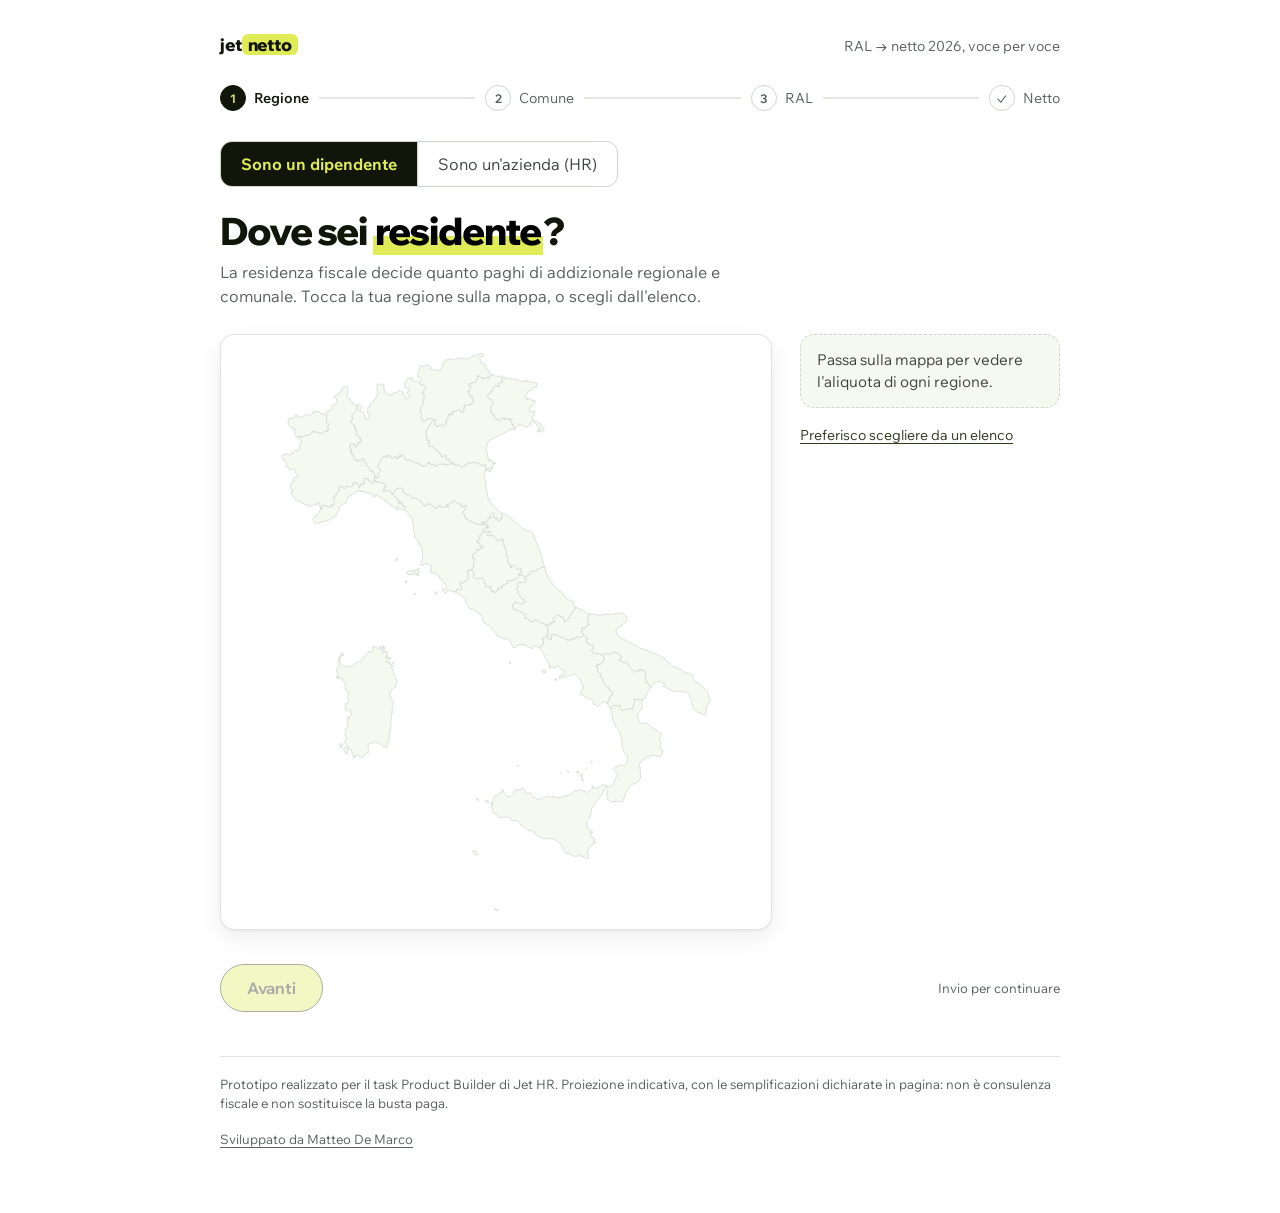
<file: index.html>
<!DOCTYPE html>
<html lang="it">
<head>
  <meta charset="UTF-8">
  <meta name="viewport" content="width=device-width, initial-scale=1.0">
  <title>Jet Netto | dalla RAL al netto 2026</title>
  <meta name="description" content="Calcolatore RAL → netto 2026 per dipendenti e aziende: IRPEF a scaglioni, contributi INPS, addizionali di 7.871 comuni (dati ufficiali AdE), taglio del cuneo, costo azienda e incentivi. Ogni voce spiegata con formula e fonte.">
  <link rel="canonical" href="https://jetnetto.zetakiwi.com/">
  <meta property="og:site_name" content="Jet Netto">
  <meta property="og:title" content="Jet Netto | dalla RAL al netto 2026">
  <meta property="og:description" content="Quanto ti resta della RAL? Netto mensile e annuo, tasse voce per voce con formule e fonti ufficiali, per dipendenti e aziende.">
  <meta property="og:type" content="website">
  <meta property="og:url" content="https://jetnetto.zetakiwi.com/">
  <meta property="og:image" content="https://jetnetto.zetakiwi.com/apple-touch-icon.png">
  <meta property="og:locale" content="it_IT">
  <meta name="twitter:card" content="summary">
  <link rel="icon" type="image/png" href="favicon.png?v=2">
  <link rel="apple-touch-icon" href="apple-touch-icon.png?v=2">
  <meta name="theme-color" content="#11150a">
  <link rel="preconnect" href="https://fonts.googleapis.com">
  <link rel="preconnect" href="https://fonts.gstatic.com" crossorigin>
  <link href="https://fonts.googleapis.com/css2?family=Wix+Madefor+Display:wght@400;700;800&family=Wix+Madefor+Text:wght@400;600&display=swap" rel="stylesheet">
  <link rel="stylesheet" href="styles.css?v=31">
</head>
<body>
<div class="wrap">

  <header class="masthead">
    <a class="logo" href="index.html">jet<em>netto</em></a>
    <div class="tag">RAL → netto 2026, voce per voce</div>
  </header>

  <nav class="progress" aria-label="Avanzamento">
    <div class="p-step"><span class="p-dot">1</span> Regione</div>
    <div class="p-line" aria-hidden="true"></div>
    <div class="p-step"><span class="p-dot">2</span> Comune</div>
    <div class="p-line" aria-hidden="true"></div>
    <div class="p-step"><span class="p-dot">3</span> RAL</div>
    <div class="p-line" aria-hidden="true"></div>
    <div class="p-step"><span class="p-dot">✓</span> Netto</div>
  </nav>

  <!-- STEP 1 · Regione -->
  <section class="step" data-step="1" aria-label="Passo 1: regione di residenza">
    <div class="view-switch">
      <div class="seg" role="group" aria-label="Chi sei">
        <button id="aud-dip" aria-pressed="true">Sono un dipendente</button>
        <button id="aud-hr" aria-pressed="false">Sono un'azienda (HR)</button>
      </div>
    </div>
    <h1 id="s1-title">Dove sei <mark>residente</mark>?</h1>
    <p class="lead" id="s1-lead">La residenza fiscale decide quanto paghi di addizionale regionale e comunale. Tocca la tua regione sulla mappa, o scegli dall'elenco.</p>
    <div class="geo">
      <div class="map-card" id="map-slot"></div>
      <div class="geo-side">
        <div class="geo-hint" id="geo-hint">Passa sulla mappa per vedere l'aliquota di ogni regione.</div>
        <button class="linklike geo-alt" id="region-alt-toggle" aria-expanded="false" aria-controls="region-alt">Preferisco scegliere da un elenco</button>
        <div class="region-alt" id="region-alt" hidden>
          <label for="region-select">Regione di residenza</label>
          <select id="region-select">
            <option value="" disabled selected>Seleziona la regione</option>
          </select>
        </div>
      </div>
    </div>
    <div class="stepnav">
      <button class="btn btn-primary" id="step1-next" disabled>Avanti</button>
      <span class="keyhint">Invio per continuare</span>
    </div>
  </section>

  <!-- STEP 2 · Comune -->
  <section class="step" data-step="2" aria-label="Passo 2: comune">
    <h1 id="s2-title">Il tuo <mark>comune</mark></h1>
    <p class="lead" id="s2-lead">Ogni comune delibera la propria addizionale. Cerca il tuo: l'elenco mostra solo i comuni della regione che hai scelto.</p>
    <div class="city-card">
      <div class="field city-search">
        <label for="city-input">Comune di residenza</label>
        <div class="ac-wrap">
          <input id="city-input" type="text" autocomplete="off" spellcheck="false" placeholder="Inizia a scrivere…" role="combobox" aria-expanded="false" aria-controls="ac-list" aria-describedby="city-search-hint">
          <ul class="ac-list" id="ac-list" role="listbox" hidden></ul>
        </div>
        <p class="field-hint" id="city-search-hint"></p>
      </div>
      <div class="city-row">
        <span class="city-label">Aliquota comunale</span>
        <span class="city-value" id="city-aliquota">—</span>
      </div>
      <div class="city-row">
        <span class="city-label"><span class="tip" tabindex="0" data-tip="Alcuni comuni non la fanno pagare ai redditi bassi. La soglia per legge è sull'imponibile (il lordo meno i contributi): qui te la traduciamo in RAL, il numero che conosci.">Chi non la paga</span></span>
        <span class="city-value" id="city-esenzione">—</span>
      </div>
      <p class="field-hint" id="city-source"></p>
    </div>
    <div class="stepnav">
      <button class="btn btn-ghost" id="step2-back">Indietro</button>
      <button class="btn btn-primary" id="step2-next">Avanti</button>
      <span class="keyhint">Invio per continuare</span>
    </div>
  </section>

  <!-- STEP 3 · RAL -->
  <section class="step" data-step="3" aria-label="Passo 3: retribuzione annua lorda">
    <h1 id="s3-title">La tua <mark>RAL</mark></h1>
    <p class="lead" id="s3-lead">La retribuzione annua lorda che trovi nel contratto o nella lettera di offerta: include già tredicesima e, se il tuo CCNL la prevede, quattordicesima.</p>
    <div class="ral-field">
      <label for="ral-input" class="m-label" style="display:block;margin-bottom:8px;font-weight:600;font-size:0.85rem;color:var(--ink-soft)">Retribuzione annua lorda</label>
      <div class="ral-input-wrap">
        <span class="euro" aria-hidden="true">€</span>
        <input id="ral-input" type="text" inputmode="numeric" autocomplete="off" placeholder="30.000" aria-describedby="ral-error">
      </div>
      <p class="ral-error" id="ral-error" role="alert"></p>
      <div class="chips" aria-label="Esempi rapidi">
        <button class="chip" data-ral="25000">25.000 €</button>
        <button class="chip" data-ral="30000">30.000 €</button>
        <button class="chip" data-ral="40000">40.000 €</button>
        <button class="chip" data-ral="60000">60.000 €</button>
      </div>
      <div class="mensilita">
        <p class="m-label" id="mensilita-label">Su quante mensilità?</p>
        <div class="seg" role="group" aria-labelledby="mensilita-label">
          <button data-m="12" aria-pressed="false">12</button>
          <button data-m="13" aria-pressed="true">13</button>
          <button data-m="14" aria-pressed="false">14</button>
        </div>
        <p class="field-hint">La maggior parte dei CCNL impiegatizi prevede 13 mensilità: la tredicesima arriva a dicembre. La quattordicesima, dove il CCNL la prevede, tra giugno e luglio.</p>
      </div>
      <div class="apprendistato" id="apprendistato-row">
        <button type="button" id="apprendistato-btn" class="check-pill" aria-pressed="false"><span class="cp-box" aria-hidden="true"></span><span id="apprendistato-label">Sono in apprendistato</span></button>
        <span class="tip" tabindex="0" data-tip="In apprendistato versi il 5,84% di contributi invece del 9,19%: a parità di RAL il netto sale. E l'aliquota ridotta resta per un intero anno dopo la fine del periodo formativo.">cosa cambia</span>
      </div>
      <div class="hr-contract" id="hr-contract" hidden>
        <p class="m-label" id="hr-contract-label" style="font-weight:600;font-size:0.85rem;margin:0 0 8px">Che contratto offri?</p>
        <div class="seg" role="group" aria-labelledby="hr-contract-label">
          <button data-c="ind" aria-pressed="true">Indeterminato</button>
          <button data-c="det" aria-pressed="false">Determinato</button>
        </div>
        <p class="field-hint" id="hr-contract-hint">Il determinato costa l'1,4% di contributi in più (finanzia la NASpI) e dimezza la durata degli incentivi.</p>
      </div>

    </div>
    <div class="stepnav">
      <button class="btn btn-ghost" id="step3-back">Indietro</button>
      <button class="btn btn-primary" id="calc-btn" disabled>Calcola il netto</button>
      <span class="keyhint">Invio per calcolare</span>
    </div>
  </section>

  <!-- STEP 4 · Risultato -->
  <section class="step" data-step="4" aria-label="Risultato">
    <h1 id="result-title">Ecco cosa ti <mark>resta</mark></h1>

    <div class="view-switch">
      <div class="seg" role="group" aria-label="Punto di vista">
        <button id="vs-dip" aria-pressed="true">Per il dipendente</button>
        <button id="vs-hr" aria-pressed="false">Per l'azienda (HR)</button>
      </div>
    </div>

    <div id="view-dip">
    <div class="result-hero">
      <div>
        <div class="rh-label">In busta ogni mese</div>
        <div class="rh-main" id="rh-mensile">—</div>
        <div class="rh-extra" id="rh-extra"></div>
      </div>
      <div class="rh-side">
        <div id="rh-annuo">—<span>netto annuo</span></div>
        <div class="rh-quota" id="rh-quota"></div>
      </div>
    </div>

    <div class="result-meta" id="meta-pills"></div>

    <div class="breakdown">
      <details class="bd-acc" id="bd-details">
        <summary class="bd-head">
          <h2>Le tasse e i contributi che paghi</h2>
          <span class="bd-total" id="bd-total">—</span>
          <span class="bd-chevron" aria-hidden="true"></span>
        </summary>
        <div id="breakdown-rows"></div>
      </details>
    </div>

    <div class="result-actions">
      <button class="btn btn-lime" id="report-btn">
        <svg width="15" height="15" viewBox="0 0 24 24" fill="none" stroke="currentColor" stroke-width="2.4" stroke-linecap="round" stroke-linejoin="round" aria-hidden="true"><path d="M21 15v4a2 2 0 0 1-2 2H5a2 2 0 0 1-2-2v-4"/><polyline points="7 10 12 15 17 10"/><line x1="12" y1="15" x2="12" y2="3"/></svg>
        Scarica il report (PDF)
      </button>
      <button class="btn btn-ghost" id="result-back">Prova un'altra RAL</button>
      <button class="linklike" id="result-restart">Ricomincia da capo</button>
    </div>

    <div class="breakdown calendar" id="calendar-card"></div>

    </div><!-- /view-dip -->

    <!-- Vista azienda (HR) -->
    <div id="view-hr" hidden>
      <div class="result-hero">
        <div>
          <div class="rh-label">Costo azienda annuo</div>
          <div class="rh-main" id="hr-totale">—</div>
          <div class="rh-extra" id="hr-mensile"></div>
        </div>
        <div class="rh-side">
          <div id="hr-netto">—<span>di cui in tasca al dipendente</span></div>
        </div>
      </div>

      <div class="breakdown">
        <div class="bd-head">
          <h2>Cosa paga l'azienda oltre la RAL</h2>
          <span class="bd-total" id="hr-extra-total">—</span>
        </div>
        <div id="hr-rows"></div>
      </div>

      <div class="result-actions">
        <button class="btn btn-lime" id="report-btn-hr">
          <svg width="15" height="15" viewBox="0 0 24 24" fill="none" stroke="currentColor" stroke-width="2.4" stroke-linecap="round" stroke-linejoin="round" aria-hidden="true"><path d="M21 15v4a2 2 0 0 1-2 2H5a2 2 0 0 1-2-2v-4"/><polyline points="7 10 12 15 17 10"/><line x1="12" y1="15" x2="12" y2="3"/></svg>
          Scarica il report azienda (PDF)
        </button>
      </div>

      <div class="breakdown sgravi">
        <h2>Chi assumi? Alcuni profili costano meno</h2>
        <div class="sgravi-body">
          <p class="field-hint" style="margin-top:0">Lo Stato riduce i contributi a chi assume da alcune categorie. Qui i soli incentivi strutturali (L. 92/2012), quelli sempre in vigore: tocca un profilo e vedi il risparmio. I bonus temporanei a fondi limitati (es. under 35) vanno verificati caso per caso.</p>
          <div class="sgravi-cards" role="group" aria-label="Profilo del candidato">
            <button class="sgravio-pick" data-sgravio="" aria-pressed="true"><b>Assunzione standard</b><span>nessun incentivo</span></button>
            <button class="sgravio-pick" data-sgravio="over50" aria-pressed="false"><b>Over 50</b><span>disoccupato da almeno 12 mesi</span></button>
            <button class="sgravio-pick" data-sgravio="donna" aria-pressed="false"><b>Donna "svantaggiata"</b><span>senza impiego da 24 mesi, o 6 in aree e settori svantaggiati</span></button>
            <button class="sgravio-pick" data-sgravio="naspi" aria-pressed="false"><b>Percettore NASpI</b><span>sta ricevendo l'indennità di disoccupazione</span></button>
          </div>
          <div class="city-edit" id="naspi-fields" style="margin-top:12px">
            <p class="field-hint" style="grid-column:1/-1;margin:0">Chi è in NASpI porta con sé un incentivo: lo Stato gira all'azienda il 20% dell'indennità di disoccupazione che la persona avrebbe ancora ricevuto. Servono due numeri della sua situazione: quanto prende al mese e per quanti mesi ancora.</p>
            <div class="field">
              <label for="naspi-indennita">Indennità NASpI mensile (€)</label>
              <input id="naspi-indennita" type="number" min="0" step="50" value="1000">
            </div>
            <div class="field">
              <label for="naspi-mesi">Mesi residui</label>
              <input id="naspi-mesi" type="number" min="1" max="24" step="1" value="12">
            </div>
          </div>
          <div id="sgravio-result"></div>
        </div>
      </div>
    </div><!-- /view-hr -->


    <div class="notes">
      <details class="notes-acc">
      <summary>Le logiche del calcolo, in sette passaggi</summary>
      <ul>
        <li><b>1. RAL</b> → si parte dal lordo annuo del contratto, con dentro già tutte le mensilità aggiuntive (tredicesima ed eventuale quattordicesima).</li>
        <li><b>2. Contributi INPS</b> → il 9,19% della RAL va alla previdenza (più 1% sulla parte oltre 56.224 €); in apprendistato la quota scende al 5,84%, anche per l'anno successivo alla conferma. Si calcolano sulla RAL, non sul netto.</li>
        <li><b>3. Imponibile fiscale</b> → l'IRPEF non si paga sulla RAL: si paga su RAL meno contributi. È il concetto più frainteso di tutta la busta paga.</li>
        <li><b>4. IRPEF a scaglioni</b> → il reddito si tassa "a fette": 23% fino a 28.000, 33% fino a 50.000, 43% oltre. Salire di scaglione non riduce mai il netto.</li>
        <li><b>5. Detrazioni</b> → si sottraggono dall'imposta, non dal reddito. La detrazione da lavoro dipendente decresce col reddito e sparisce a 50.000 €.</li>
        <li><b>6. Addizionali</b> → regione e comune tassano lo stesso imponibile del punto 3, ognuno con le proprie aliquote.</li>
        <li><b>7. Taglio del cuneo</b> → sotto i 20.000 € arriva una somma esente che si aggiunge al netto; tra 20.000 e 40.000 una detrazione extra fino a 1.000 €.</li>
      </ul>
      </details>
      <details class="notes-acc">
      <summary>Semplificazioni dichiarate (e perché restano tali)</summary>
      <p>Ogni scorciatoia del calcolo è elencata qui col motivo per cui non è sviluppata: alcune sono assunzioni del caso standard, altre non cambierebbero i numeri, altre ancora dipendono da dati che non esistono in forma aperta.</p>
      <ul>
        <li><b>Nessun carico familiare né agevolazione</b> → è l'assunzione dichiarata del caso standard: le detrazioni per familiari si innesterebbero nello stesso punto della catena delle altre detrazioni, ma richiederebbero domande in più (coniuge, figli, età) per una platea che l'Assegno Unico ha molto ridotto.</li>
        <li><b>Part time senza campo dedicato</b> → svilupparlo non cambierebbe nulla: il calcolo è lineare nella RAL, chi è part time inserisce la sua RAL effettiva e ottiene il risultato corretto.</li>
        <li><b>Addizionali per competenza</b> → in busta reale arrivano l'anno dopo con saldo e acconto: modellare il meccanismo raddoppierebbe la complessità senza cambiare il totale che paghi.</li>
        <li><b>Addizionali regionali: le 20 strutture vere</b> → ogni regione segue la sua pagina MEF 2026: scaglioni progressivi dove ci sono, fasce sull'intero imponibile (Friuli-VG, Valle d'Aosta con esenzione fino a 15.000), aliquote ridotte sotto soglia con detrazioni di fascia (Lazio −60 €, Umbria −150 €). In Trentino-Alto Adige la provincia si deduce dal comune scelto: Trento azzera l'addizionale fino a 30.000 € di imponibile con la sua deduzione, Bolzano applica una detrazione di 430,50 € fino a 90.000. Non modellate: le agevolazioni familiari regionali e l'ulteriore detrazione di Bolzano oltre 50.000 €.</li>
        <li><b>TFR fuori dal netto</b> → è retribuzione differita: non passa dalla busta, quindi mostrarlo nel netto sarebbe un errore. Lo mostriamo come maturazione annua.</li>
        <li><b>Trattamento integrativo semplificato</b> → la verifica di capienza completa considera anche altre detrazioni (familiari, mutuo) che il wizard non chiede: con il caso standard il risultato coincide.</li>
        <li><b>Vista azienda con stime</b> → l'INAIL esatto dipende dal codice tariffa della mansione e i fondi di categoria dal CCNL: dati non disponibili in forma aperta, usiamo i valori tipici da ufficio dichiarandoli.</li>
        <li><b>Solo RAL monetaria</b> → welfare, buoni pasto, fringe benefit e premi di risultato restano fuori dal calcolo: viaggiano sopra la RAL e, entro le soglie di legge, sono esenti (si sommano al percepito senza passare dalle tasse). Due offerte con la stessa RAL possono quindi valere diversamente: il confronto qui riguarda solo la parte monetaria.</li>
        <li><b>Incentivi solo strutturali</b> → i bonus temporanei (es. under 35) dipendono da decreti attuativi e fondi a esaurimento: una stima che può scadere da un giorno all'altro vale meno di nessuna stima.</li>
      </ul>
      </details>
      <details class="notes-acc" id="fonti-acc">
      <summary>Fonti: solo siti istituzionali</summary>
      <p>Ogni numero del calcolo rimanda alla sua fonte.</p>
      <ol class="fonti">
        <li id="fonte-1"><a href="https://www.normattiva.it/uri-res/N2Ls?urn:nir:stato:legge:2025;199" target="_blank" rel="noopener">Legge di Bilancio 2026 (L. 199/2025), Normattiva</a>: scaglioni e aliquote IRPEF.</li>
        <li id="fonte-2"><a href="https://www.agenziaentrate.gov.it/portale/web/guest/aliquote-e-calcolo-dell-irpef" target="_blank" rel="noopener">Agenzia delle Entrate, aliquote e calcolo IRPEF</a>: pagina ufficiale aggiornata.</li>
        <li id="fonte-3"><a href="https://www.inps.it/it/it/inps-comunica/atti/circolari-messaggi-e-normativa.html" target="_blank" rel="noopener">INPS, circolare n. 6 del 30/01/2026</a>: aliquote contributive e prima fascia di retribuzione pensionabile.</li>
        <li id="fonte-4"><a href="https://www.normattiva.it/uri-res/N2Ls?urn:nir:stato:decreto.del.presidente.della.repubblica:1986-12-22;917~art13" target="_blank" rel="noopener">Art. 13 TUIR (DPR 917/1986), Normattiva</a>: detrazioni per redditi da lavoro dipendente.</li>
        <li id="fonte-5"><a href="https://www.normattiva.it/uri-res/N2Ls?urn:nir:stato:legge:2024-12-30;207~art1" target="_blank" rel="noopener">L. 207/2024, art. 1 (commi 4-9), Normattiva</a>: somma esente, ulteriore detrazione e trattamento integrativo.</li>
        <li id="fonte-6"><a href="https://www.finanze.gov.it/it/fiscalita/fiscalita-regionale-e-locale/Addizionale-regionale-allIRPEF/" target="_blank" rel="noopener">MEF, Dipartimento delle Finanze, addizionale regionale IRPEF</a>: aliquote e delibere per ogni regione (per la Lombardia, scaglioni confermati anche su regione.lombardia.it).</li>
        <li id="fonte-7"><a href="https://www1.finanze.gov.it/finanze2/dipartimentopolitichefiscali/fiscalitalocale/nuova_addcomirpef/sceltaregione.htm" target="_blank" rel="noopener">MEF, Dipartimento delle Finanze, fiscalità locale</a>: aliquote e delibere di addizionale comunale per ogni comune.</li>
        <li id="fonte-8"><a href="https://www.comune.milano.it/argomenti/tributi/addizionale-comunale-irpef" target="_blank" rel="noopener">Comune di Milano, addizionale comunale IRPEF</a>: aliquota 0,80% e soglia di esenzione 23.000 €.</li>
        <li id="fonte-9"><a href="https://www.comune.roma.it/web/it/scheda-servizi.page?contentId=INF41403" target="_blank" rel="noopener">Roma Capitale, addizionale IRPEF</a>: aliquota 0,90%, esenzione 14.000 € dal 2025.</li>
        <li id="fonte-10"><a href="https://www.agenziaentrate.gov.it/portale/documents/d/guest/elenco-annuale-addizionale-comunale-modulistica-2026_def" target="_blank" rel="noopener">Agenzia delle Entrate, elenco annuale delle aliquote di addizionale comunale (modulistica 2026)</a>: aliquote, scaglioni e soglie di esenzione di ogni comune, riferite al saldo 2025 e all'acconto 2026. È la fonte dei dati comunali del calcolatore; i casi particolari agevolativi (colonna Tipizzazione) non sono modellati.</li>
        <li id="fonte-11"><a href="https://www.normattiva.it/uri-res/N2Ls?urn:nir:stato:legge:2012-06-28;92~art4" target="_blank" rel="noopener">L. 92/2012 (riforma Fornero), Normattiva</a>: incentivi strutturali all'assunzione: art. 4 commi 8-11 (over 50 e donne svantaggiate, 50% dei contributi datoriali), art. 2 comma 10-bis (percettori NASpI, 20% dell'indennità residua).</li>
        <li id="fonte-12"><a href="https://www.normattiva.it/uri-res/N2Ls?urn:nir:stato:legge:2006-12-27;296~art1" target="_blank" rel="noopener">L. 296/2006, art. 1 comma 773, Normattiva</a>: la contribuzione degli apprendisti: 5,84% a carico del lavoratore (che resta per un anno dopo la conferma) e aliquota datoriale del 10%, cui dal 2013 si aggiunge l'1,61% NASpI; gli apprendisti sono esclusi dal contributo addizionale del determinato (L. 92/2012, art. 2 c. 29).</li>
      </ol>
      </details>
    </div>

  </section>

  <!-- Report stampabile: visibile solo in stampa, riempito al calcolo -->
  <section id="report" class="report-sheet" aria-hidden="true"></section>

  <footer class="colophon">
    <span>Prototipo realizzato per il task Product Builder di Jet HR. Proiezione indicativa, con le semplificazioni dichiarate in pagina: non è consulenza fiscale e non sostituisce la busta paga.</span>
    <a class="credit" href="credits.html">Sviluppato da Matteo De Marco</a>
  </footer>

</div>
<script type="application/ld+json">
{
  "@context": "https://schema.org",
  "@type": "WebApplication",
  "name": "Jet Netto",
  "url": "https://jetnetto.zetakiwi.com/",
  "description": "Calcolatore RAL → netto 2026 per l'Italia: IRPEF, contributi INPS, addizionali regionali e comunali di 7.871 comuni da fonti ufficiali, costo azienda e incentivi all'assunzione.",
  "applicationCategory": "FinanceApplication",
  "operatingSystem": "Web",
  "inLanguage": "it",
  "isAccessibleForFree": true,
  "author": { "@type": "Person", "name": "Matteo De Marco", "url": "https://www.linkedin.com/in/matteodemarcoo/" }
}
</script>
<script src="italy-map.js?v=2"></script>
<script src="comuni.js?v=2"></script>
<script src="engine.js?v=3"></script>
<script src="app.js?v=27"></script>
</body>
</html>
</file>
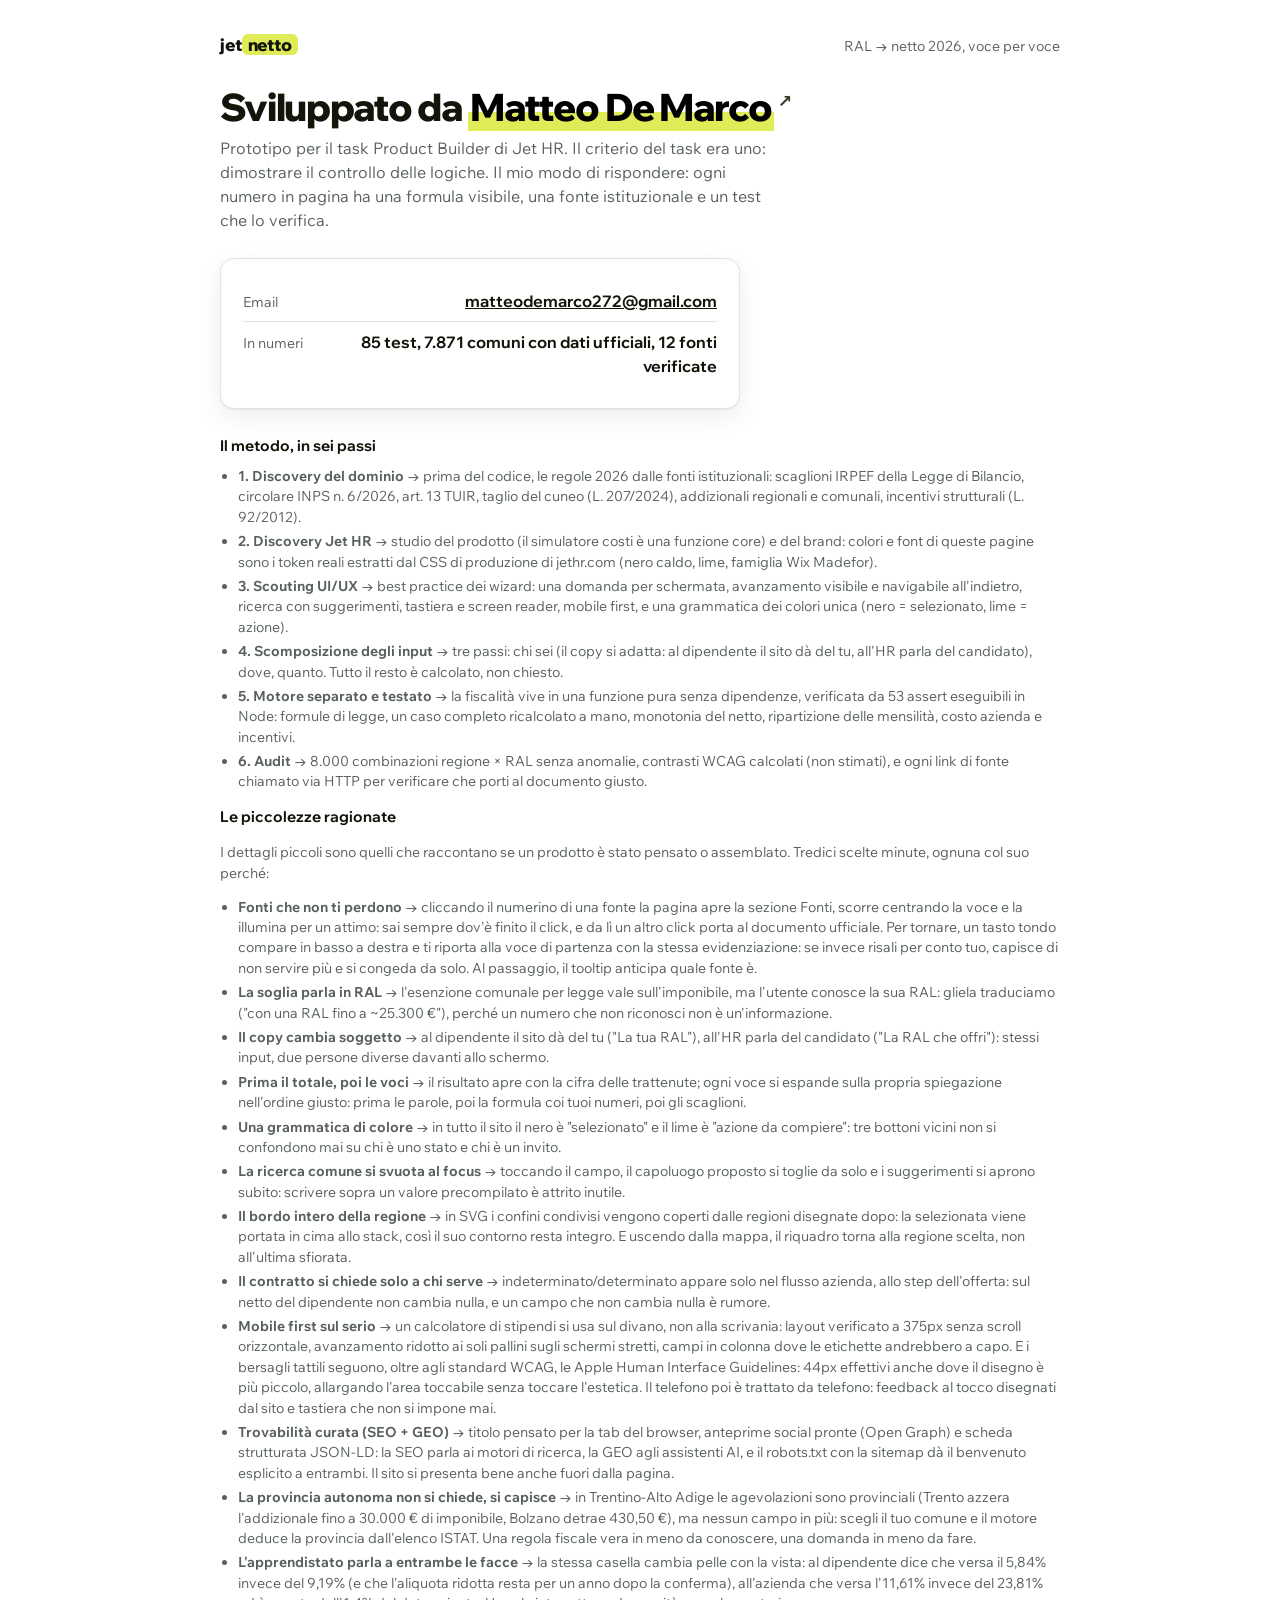
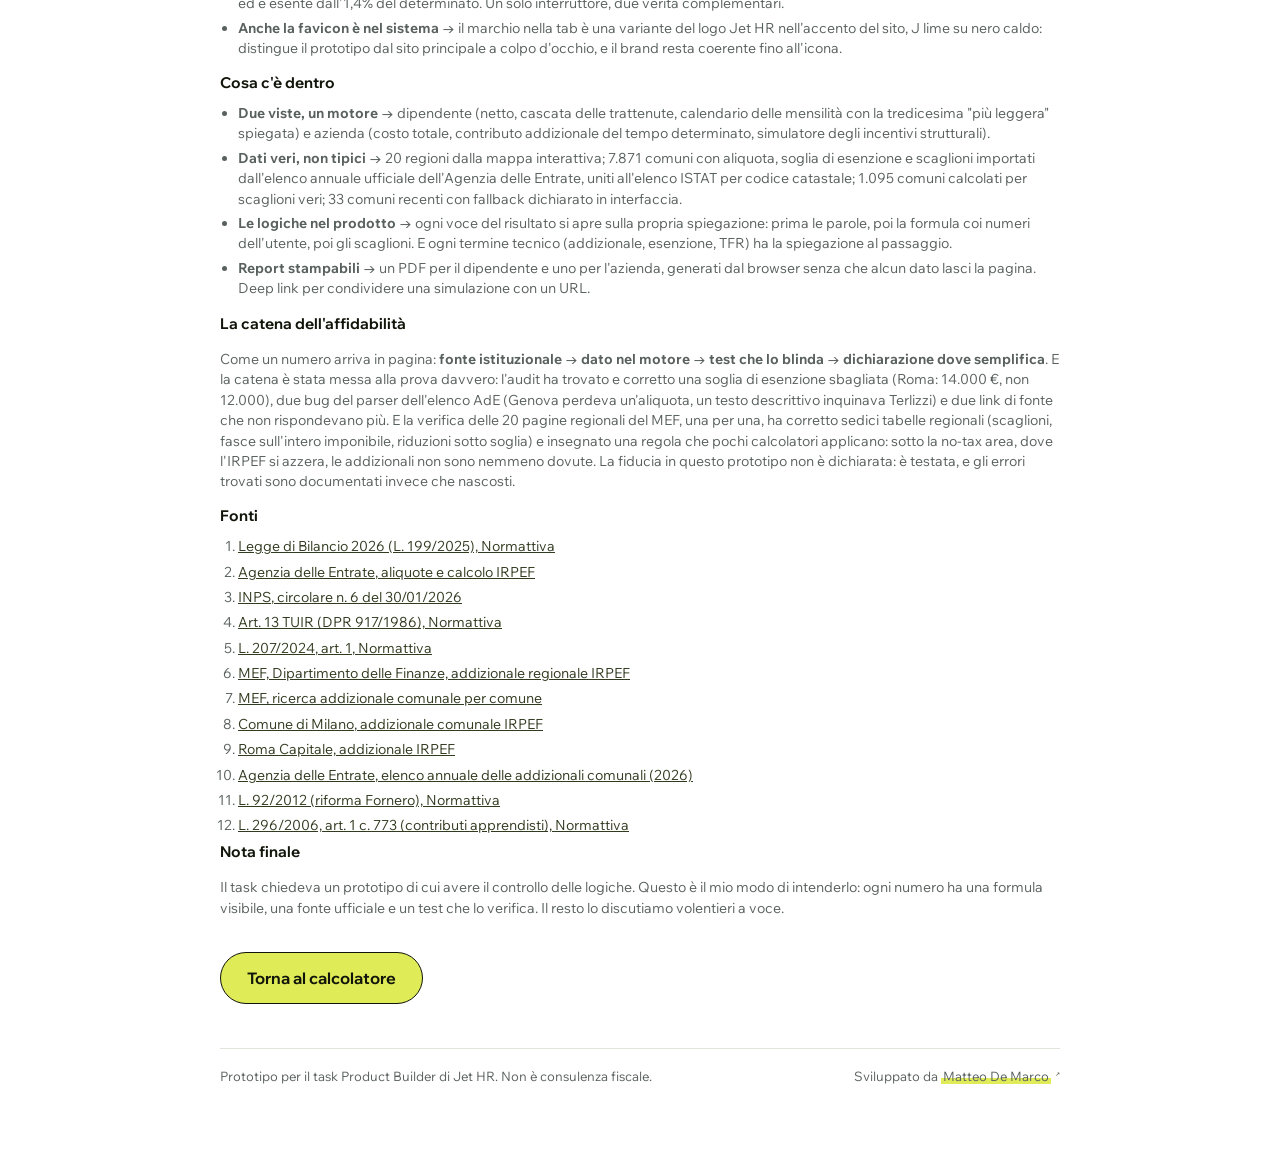
<file: credits.html>
<!DOCTYPE html>
<html lang="it">
<head>
  <meta charset="UTF-8">
  <meta name="viewport" content="width=device-width, initial-scale=1.0">
  <title>Sviluppato da Matteo De Marco | Jet Netto</title>
  <meta name="description" content="Metodo, fonti e scelte di design dietro jet netto, il calcolatore RAL → netto 2026: motore testato, dati ufficiali per 7.871 comuni, accessibilità curata.">
  <link rel="canonical" href="https://jetnetto.zetakiwi.com/credits.html">
  <link rel="icon" type="image/png" href="favicon.png?v=2">
  <link rel="apple-touch-icon" href="apple-touch-icon.png?v=2">
  <meta name="theme-color" content="#11150a">
  <link rel="preconnect" href="https://fonts.googleapis.com">
  <link rel="preconnect" href="https://fonts.gstatic.com" crossorigin>
  <link href="https://fonts.googleapis.com/css2?family=Wix+Madefor+Display:wght@400;700;800&family=Wix+Madefor+Text:wght@400;600&display=swap" rel="stylesheet">
  <link rel="stylesheet" href="styles.css?v=30">
</head>
<body>
<div class="wrap">

  <header class="masthead">
    <a class="logo" href="index.html">jet<em>netto</em></a>
    <div class="tag">RAL → netto 2026, voce per voce</div>
  </header>

  <section class="step is-visible" aria-label="Chi ha costruito il prototipo">
    <h1>Sviluppato da <a class="name-link" href="https://www.linkedin.com/in/matteodemarcoo/" target="_blank" rel="noopener" title="Profilo LinkedIn"><mark>Matteo De Marco</mark><span class="name-arrow" aria-hidden="true">↗</span></a></h1>
    <p class="lead">Prototipo per il task Product Builder di Jet HR. Il criterio del task era uno: dimostrare il controllo delle logiche. Il mio modo di rispondere: ogni numero in pagina ha una formula visibile, una fonte istituzionale e un test che lo verifica.</p>

    <div class="city-card">
      <div class="city-row">
        <span class="city-label">Email</span>
        <span class="city-value"><a href="mailto:matteodemarco272@gmail.com" style="color:inherit">matteodemarco272@gmail.com</a></span>
      </div>
      <div class="city-row">
        <span class="city-label">In numeri</span>
        <span class="city-value">85 test, 7.871 comuni con dati ufficiali, 12 fonti verificate</span>
      </div>
    </div>

    <div class="notes" style="margin-top:26px">

      <h3>Il metodo, in sei passi</h3>
      <ul>
        <li><b>1. Discovery del dominio</b> → prima del codice, le regole 2026 dalle fonti istituzionali: scaglioni IRPEF della Legge di Bilancio, circolare INPS n. 6/2026, art. 13 TUIR, taglio del cuneo (L. 207/2024), addizionali regionali e comunali, incentivi strutturali (L. 92/2012).</li>
        <li><b>2. Discovery Jet HR</b> → studio del prodotto (il simulatore costi è una funzione core) e del brand: colori e font di queste pagine sono i token reali estratti dal CSS di produzione di jethr.com (nero caldo, lime, famiglia Wix Madefor).</li>
        <li><b>3. Scouting UI/UX</b> → best practice dei wizard: una domanda per schermata, avanzamento visibile e navigabile all'indietro, ricerca con suggerimenti, tastiera e screen reader, mobile first, e una grammatica dei colori unica (nero = selezionato, lime = azione).</li>
        <li><b>4. Scomposizione degli input</b> → tre passi: chi sei (il copy si adatta: al dipendente il sito dà del tu, all'HR parla del candidato), dove, quanto. Tutto il resto è calcolato, non chiesto.</li>
        <li><b>5. Motore separato e testato</b> → la fiscalità vive in una funzione pura senza dipendenze, verificata da 53 assert eseguibili in Node: formule di legge, un caso completo ricalcolato a mano, monotonia del netto, ripartizione delle mensilità, costo azienda e incentivi.</li>
        <li><b>6. Audit</b> → 8.000 combinazioni regione × RAL senza anomalie, contrasti WCAG calcolati (non stimati), e ogni link di fonte chiamato via HTTP per verificare che porti al documento giusto.</li>
      </ul>

      <h3>Le piccolezze ragionate</h3>
      <p>I dettagli piccoli sono quelli che raccontano se un prodotto è stato pensato o assemblato. Tredici scelte minute, ognuna col suo perché:</p>
      <ul>
        <li><b>Fonti che non ti perdono</b> → cliccando il numerino di una fonte la pagina apre la sezione Fonti, scorre centrando la voce e la illumina per un attimo: sai sempre dov'è finito il click, e da lì un altro click porta al documento ufficiale. Per tornare, un tasto tondo compare in basso a destra e ti riporta alla voce di partenza con la stessa evidenziazione: se invece risali per conto tuo, capisce di non servire più e si congeda da solo. Al passaggio, il tooltip anticipa quale fonte è.</li>
        <li><b>La soglia parla in RAL</b> → l'esenzione comunale per legge vale sull'imponibile, ma l'utente conosce la sua RAL: gliela traduciamo ("con una RAL fino a ~25.300 €"), perché un numero che non riconosci non è un'informazione.</li>
        <li><b>Il copy cambia soggetto</b> → al dipendente il sito dà del tu ("La tua RAL"), all'HR parla del candidato ("La RAL che offri"): stessi input, due persone diverse davanti allo schermo.</li>
        <li><b>Prima il totale, poi le voci</b> → il risultato apre con la cifra delle trattenute; ogni voce si espande sulla propria spiegazione nell'ordine giusto: prima le parole, poi la formula coi tuoi numeri, poi gli scaglioni.</li>
        <li><b>Una grammatica di colore</b> → in tutto il sito il nero è "selezionato" e il lime è "azione da compiere": tre bottoni vicini non si confondono mai su chi è uno stato e chi è un invito.</li>
        <li><b>La ricerca comune si svuota al focus</b> → toccando il campo, il capoluogo proposto si toglie da solo e i suggerimenti si aprono subito: scrivere sopra un valore precompilato è attrito inutile.</li>
        <li><b>Il bordo intero della regione</b> → in SVG i confini condivisi vengono coperti dalle regioni disegnate dopo: la selezionata viene portata in cima allo stack, così il suo contorno resta integro. E uscendo dalla mappa, il riquadro torna alla regione scelta, non all'ultima sfiorata.</li>
        <li><b>Il contratto si chiede solo a chi serve</b> → indeterminato/determinato appare solo nel flusso azienda, allo step dell'offerta: sul netto del dipendente non cambia nulla, e un campo che non cambia nulla è rumore.</li>
        <li><b>Mobile first sul serio</b> → un calcolatore di stipendi si usa sul divano, non alla scrivania: layout verificato a 375px senza scroll orizzontale, avanzamento ridotto ai soli pallini sugli schermi stretti, campi in colonna dove le etichette andrebbero a capo. E i bersagli tattili seguono, oltre agli standard WCAG, le Apple Human Interface Guidelines: 44px effettivi anche dove il disegno è più piccolo, allargando l'area toccabile senza toccare l'estetica. Il telefono poi è trattato da telefono: feedback al tocco disegnati dal sito e tastiera che non si impone mai.</li>
        <li><b>Trovabilità curata (SEO + GEO)</b> → titolo pensato per la tab del browser, anteprime social pronte (Open Graph) e scheda strutturata JSON-LD: la SEO parla ai motori di ricerca, la GEO agli assistenti AI, e il robots.txt con la sitemap dà il benvenuto esplicito a entrambi. Il sito si presenta bene anche fuori dalla pagina.</li>
        <li><b>La provincia autonoma non si chiede, si capisce</b> → in Trentino-Alto Adige le agevolazioni sono provinciali (Trento azzera l'addizionale fino a 30.000 € di imponibile, Bolzano detrae 430,50 €), ma nessun campo in più: scegli il tuo comune e il motore deduce la provincia dall'elenco ISTAT. Una regola fiscale vera in meno da conoscere, una domanda in meno da fare.</li>
        <li><b>L'apprendistato parla a entrambe le facce</b> → la stessa casella cambia pelle con la vista: al dipendente dice che versa il 5,84% invece del 9,19% (e che l'aliquota ridotta resta per un anno dopo la conferma), all'azienda che versa l'11,61% invece del 23,81% ed è esente dall'1,4% del determinato. Un solo interruttore, due verità complementari.</li>
        <li><b>Anche la favicon è nel sistema</b> → il marchio nella tab è una variante del logo Jet HR nell'accento del sito, J lime su nero caldo: distingue il prototipo dal sito principale a colpo d'occhio, e il brand resta coerente fino all'icona.</li>
      </ul>

      <h3>Cosa c'è dentro</h3>
      <ul>
        <li><b>Due viste, un motore</b> → dipendente (netto, cascata delle trattenute, calendario delle mensilità con la tredicesima "più leggera" spiegata) e azienda (costo totale, contributo addizionale del tempo determinato, simulatore degli incentivi strutturali).</li>
        <li><b>Dati veri, non tipici</b> → 20 regioni dalla mappa interattiva; 7.871 comuni con aliquota, soglia di esenzione e scaglioni importati dall'elenco annuale ufficiale dell'Agenzia delle Entrate, uniti all'elenco ISTAT per codice catastale; 1.095 comuni calcolati per scaglioni veri; 33 comuni recenti con fallback dichiarato in interfaccia.</li>
        <li><b>Le logiche nel prodotto</b> → ogni voce del risultato si apre sulla propria spiegazione: prima le parole, poi la formula coi numeri dell'utente, poi gli scaglioni. E ogni termine tecnico (addizionale, esenzione, TFR) ha la spiegazione al passaggio.</li>
        <li><b>Report stampabili</b> → un PDF per il dipendente e uno per l'azienda, generati dal browser senza che alcun dato lasci la pagina. Deep link per condividere una simulazione con un URL.</li>
      </ul>

      <h3>La catena dell'affidabilità</h3>
      <p>Come un numero arriva in pagina: <b>fonte istituzionale → dato nel motore → test che lo blinda → dichiarazione dove semplifica</b>. E la catena è stata messa alla prova davvero: l'audit ha trovato e corretto una soglia di esenzione sbagliata (Roma: 14.000 €, non 12.000), due bug del parser dell'elenco AdE (Genova perdeva un'aliquota, un testo descrittivo inquinava Terlizzi) e due link di fonte che non rispondevano più. E la verifica delle 20 pagine regionali del MEF, una per una, ha corretto sedici tabelle regionali (scaglioni, fasce sull'intero imponibile, riduzioni sotto soglia) e insegnato una regola che pochi calcolatori applicano: sotto la no-tax area, dove l'IRPEF si azzera, le addizionali non sono nemmeno dovute. La fiducia in questo prototipo non è dichiarata: è testata, e gli errori trovati sono documentati invece che nascosti.</p>

      <h3>Fonti</h3>
      <ol class="fonti">
        <li><a href="https://www.normattiva.it/uri-res/N2Ls?urn:nir:stato:legge:2025;199" target="_blank" rel="noopener">Legge di Bilancio 2026 (L. 199/2025), Normattiva</a></li>
        <li><a href="https://www.agenziaentrate.gov.it/portale/web/guest/aliquote-e-calcolo-dell-irpef" target="_blank" rel="noopener">Agenzia delle Entrate, aliquote e calcolo IRPEF</a></li>
        <li><a href="https://www.inps.it/it/it/inps-comunica/atti/circolari-messaggi-e-normativa.html" target="_blank" rel="noopener">INPS, circolare n. 6 del 30/01/2026</a></li>
        <li><a href="https://www.normattiva.it/uri-res/N2Ls?urn:nir:stato:decreto.del.presidente.della.repubblica:1986-12-22;917~art13" target="_blank" rel="noopener">Art. 13 TUIR (DPR 917/1986), Normattiva</a></li>
        <li><a href="https://www.normattiva.it/uri-res/N2Ls?urn:nir:stato:legge:2024-12-30;207~art1" target="_blank" rel="noopener">L. 207/2024, art. 1, Normattiva</a></li>
        <li><a href="https://www.finanze.gov.it/it/fiscalita/fiscalita-regionale-e-locale/Addizionale-regionale-allIRPEF/" target="_blank" rel="noopener">MEF, Dipartimento delle Finanze, addizionale regionale IRPEF</a></li>
        <li><a href="https://www1.finanze.gov.it/finanze2/dipartimentopolitichefiscali/fiscalitalocale/nuova_addcomirpef/sceltaregione.htm" target="_blank" rel="noopener">MEF, ricerca addizionale comunale per comune</a></li>
        <li><a href="https://www.comune.milano.it/argomenti/tributi/addizionale-comunale-irpef" target="_blank" rel="noopener">Comune di Milano, addizionale comunale IRPEF</a></li>
        <li><a href="https://www.comune.roma.it/web/it/scheda-servizi.page?contentId=INF41403" target="_blank" rel="noopener">Roma Capitale, addizionale IRPEF</a></li>
        <li><a href="https://www.agenziaentrate.gov.it/portale/documents/d/guest/elenco-annuale-addizionale-comunale-modulistica-2026_def" target="_blank" rel="noopener">Agenzia delle Entrate, elenco annuale delle addizionali comunali (2026)</a></li>
        <li><a href="https://www.normattiva.it/uri-res/N2Ls?urn:nir:stato:legge:2012-06-28;92~art4" target="_blank" rel="noopener">L. 92/2012 (riforma Fornero), Normattiva</a></li>
        <li><a href="https://www.normattiva.it/uri-res/N2Ls?urn:nir:stato:legge:2006-12-27;296~art1" target="_blank" rel="noopener">L. 296/2006, art. 1 c. 773 (contributi apprendisti), Normattiva</a></li>
      </ol>

      <h3>Nota finale</h3>
      <p>Il task chiedeva un prototipo di cui avere il controllo delle logiche. Questo è il mio modo di intenderlo: ogni numero ha una formula visibile, una fonte ufficiale e un test che lo verifica. Il resto lo discutiamo volentieri a voce.</p>
    </div>

    <div class="stepnav">
      <a class="btn btn-primary" href="index.html" style="text-decoration:none">Torna al calcolatore</a>
    </div>
  </section>

  <footer class="colophon">
    <span>Prototipo per il task Product Builder di Jet HR. Non è consulenza fiscale.</span>
    <span>Sviluppato da <a class="name-link" href="https://www.linkedin.com/in/matteodemarcoo/" target="_blank" rel="noopener" title="Profilo LinkedIn"><mark>Matteo De Marco</mark><span class="name-arrow" aria-hidden="true">↗</span></a></span>
  </footer>

</div>
</body>
</html>
</file>
<file: styles.css>
/* ─── Design tokens: palette reale Jet HR (estratta da jethr.com) ─── */
:root {
  --paper: #ffffff;        /* pagina bianca piena, come jethr.com */
  --paper-soft: #f5f9ef;   /* verde 200 */
  --ink: #11150a;          /* nero caldo Jet HR */
  --ink-soft: #3f4340;     /* testo regular */
  --ink-muted: #59615f;    /* testo secondario */
  --lime: #dfeb57;         /* lime firma */
  --lime-soft: #f6f9cf;
  --green: #9cc35a;
  --green-deep: #313b20;
  --border: #e0e6dc;
  --border-strong: #cfd6cd;
  --danger: #934141;   /* danger-700 di Jet HR: 7:1 su bianco */
  --radius: 14px;
  --shadow: 0 1px 2px rgba(17, 21, 10, 0.06), 0 8px 24px rgba(17, 21, 10, 0.07);
  --font-display: "Wix Madefor Display", system-ui, sans-serif;
  --font-text: "Wix Madefor Text", system-ui, sans-serif;
}

* { box-sizing: border-box; -webkit-tap-highlight-color: transparent; }
html { -webkit-text-size-adjust: 100%; }
body {
  margin: 0;
  background: var(--paper);
  color: var(--ink);
  font-family: var(--font-text);
  font-size: 16px;
  line-height: 1.5;
}

.wrap { max-width: 880px; margin: 0 auto; padding: 24px 20px 64px; }

/* ─── Header ─── */
.masthead { display: flex; align-items: baseline; justify-content: space-between; gap: 16px; padding: 8px 0 28px; }
.masthead .logo { font-family: var(--font-display); font-weight: 800; font-size: 1.05rem; letter-spacing: -0.01em; color: inherit; text-decoration: none; transition: opacity 150ms; padding: 10px; margin: -10px; }
.masthead a.logo:hover { opacity: 0.7; }
.masthead .logo em { font-style: normal; background: var(--lime); padding: 0 6px; border-radius: 6px; }
.masthead .tag { color: var(--ink-muted); font-size: 0.85rem; }

/* ─── Progress ─── */
.progress { display: flex; align-items: center; gap: 10px; margin-bottom: 30px; }
.progress .p-step { display: flex; align-items: center; gap: 8px; color: var(--ink-muted); font-size: 0.85rem; white-space: nowrap; padding: 9px; margin: -9px; border-radius: 12px; }
.progress .p-dot {
  width: 26px; height: 26px; border-radius: 50%;
  display: grid; place-items: center;
  border: 1.5px solid var(--border-strong);
  font-size: 0.78rem; font-weight: 700; font-family: var(--font-display);
  transition: background 200ms, border-color 200ms;
}
.progress .p-step.is-active .p-dot { background: var(--ink); border-color: var(--ink); color: var(--lime); }
.progress .p-step.is-active { color: var(--ink); font-weight: 600; }
.progress .p-step.is-done .p-dot { background: var(--lime); border-color: var(--lime); color: var(--ink); }
.progress .p-line { flex: 1; height: 1.5px; background: var(--border); min-width: 14px; }
@media (max-width: 560px) {
  .progress .p-step span + * { display: none; }
  .progress .p-step { font-size: 0; gap: 0; }
  .progress .p-step .p-dot { font-size: 0.78rem; }
  .progress .p-step.is-active { font-size: 0.85rem; gap: 8px; }
}

/* ─── Steps ─── */
.step { display: none; }
.step.is-visible { display: block; animation: step-in 240ms ease; }
@keyframes step-in { from { opacity: 0; transform: translateX(14px); } to { opacity: 1; transform: none; } }
@media (prefers-reduced-motion: reduce) {
  .step.is-visible { animation: none; }
  * { transition-duration: 0.01ms !important; }
}

.step h1:focus { outline: none; } /* focus programmatico al cambio step: utile agli screen reader, invisibile a chi guarda */
.step h1 {
  font-family: var(--font-display); font-weight: 800;
  font-size: clamp(1.6rem, 4.5vw, 2.4rem);
  letter-spacing: -0.03em; line-height: 1.12; margin: 0 0 8px;
}
.step .lead { color: var(--ink-muted); margin: 0 0 26px; max-width: 56ch; }
.step h1 mark { background: linear-gradient(transparent 62%, var(--lime) 62%); padding: 0 2px; }
.step h1 .title-sub {
  display: block; font-size: 0.4em; font-weight: 600; color: var(--ink-muted);
  letter-spacing: 0; margin-top: 2px;
}

/* ─── Step 1: mappa ─── */
.geo { display: grid; grid-template-columns: minmax(0, 1fr) 260px; gap: 28px; align-items: start; }
@media (max-width: 700px) { .geo { grid-template-columns: 1fr; } }

.map-card { background: #fff; border: 1px solid var(--border); border-radius: var(--radius); padding: 18px; box-shadow: var(--shadow); }
.map-card svg { width: 100%; height: auto; display: block; max-height: 62vh; }
.map-card path {
  fill: var(--paper-soft); stroke: var(--border-strong); stroke-width: 1;
  cursor: pointer; transition: fill 150ms;
}
.map-card path:hover { fill: var(--lime-soft); }
.map-card path.is-selected { fill: var(--lime); stroke: var(--ink); }
.map-card path:focus-visible { outline: none; fill: var(--lime-soft); stroke: var(--ink); stroke-width: 1.6; }

.geo-side .geo-hint {
  min-height: 74px; padding: 14px 16px; border-radius: var(--radius);
  background: var(--paper-soft); border: 1px dashed var(--border-strong);
  font-size: 0.92rem; color: var(--ink-soft);
}
.geo-side .geo-hint strong { font-family: var(--font-display); font-size: 1.05rem; display: block; color: var(--ink); }
.geo-side label { display: block; margin: 18px 0 6px; font-size: 0.85rem; font-weight: 600; color: var(--ink-soft); }
.geo-side select {
  width: 100%; padding: 11px 12px; font: inherit; color: var(--ink);
  border: 1.5px solid var(--border-strong); border-radius: 10px; background: #fff;
}
.geo-side select:focus-visible { outline: 2px solid var(--ink); outline-offset: 1px; }

.geo-side .geo-alt { margin-top: 16px; display: inline-block; }
.region-alt { margin-top: 10px; }

/* ─── Tooltip (termine con spiegazione al passaggio) ─── */
.tip {
  position: relative;
  text-decoration: underline dotted var(--green);
  text-underline-offset: 3px;
  cursor: help;
}
.tip::after {
  content: attr(data-tip);
  position: absolute; left: 0; bottom: calc(100% + 8px);
  width: 230px; padding: 10px 12px;
  text-align: left; /* il genitore può essere allineato a destra: il tooltip si legge sempre da sinistra */
  white-space: normal; /* il genitore può avere nowrap (etichette): il tooltip va sempre a capo */
  background: var(--ink); color: #fff;
  font-size: 0.8rem; line-height: 1.45; font-weight: 400;
  border-radius: 10px; box-shadow: var(--shadow);
  opacity: 0; visibility: hidden; transform: translateY(4px);
  transition: opacity 150ms, transform 150ms;
  pointer-events: none; z-index: 30;
}
.tip:hover::after, .tip:focus-visible::after { opacity: 1; visibility: visible; transform: none; }
.tip:focus-visible { outline: 2px solid var(--ink); outline-offset: 2px; border-radius: 4px; }

/* ─── Autocomplete comuni ─── */
.ac-wrap { position: relative; }
.ac-list {
  position: absolute; top: calc(100% + 4px); left: 0; right: 0;
  margin: 0; padding: 6px; list-style: none;
  background: #fff; border: 1.5px solid var(--border-strong); border-radius: 12px;
  box-shadow: var(--shadow); max-height: 264px; overflow-y: auto; z-index: 20;
}
.ac-list li { padding: 9px 12px; border-radius: 8px; cursor: pointer; font-size: 0.95rem; }
.ac-list li:hover, .ac-list li.is-active { background: var(--lime-soft); }

/* ─── Step 2: comune ─── */
.city-search { margin-bottom: 14px; padding-bottom: 14px; border-bottom: 1px solid var(--border); }
.city-search label { display: block; font-size: 0.85rem; font-weight: 600; margin-bottom: 6px; color: var(--ink-soft); }
.city-search input {
  width: 100%; padding: 12px 14px; font: inherit; font-weight: 600; color: var(--ink);
  border: 1.5px solid var(--border-strong); border-radius: 10px; background: #fff;
}
.city-search input:focus-visible { outline: 2px solid var(--ink); outline-offset: 1px; }
.city-card {
  background: #fff; border: 1px solid var(--border); border-radius: var(--radius);
  padding: 22px; box-shadow: var(--shadow); max-width: 520px;
}
.city-card .city-row { display: flex; justify-content: space-between; align-items: baseline; gap: 12px; padding: 8px 0; }
.city-card .city-row + .city-row { border-top: 1px solid var(--border); }
.city-card .city-label { color: var(--ink-muted); font-size: 0.9rem; white-space: nowrap; }
.city-card .city-value { font-family: var(--font-display); font-weight: 700; text-align: right; }

/* Nome cliccabile nella pagina credits: si vede che e' un link */
.name-link { color: inherit; text-decoration: none; cursor: pointer; }
.name-link .name-arrow { font-size: 0.45em; color: var(--green-deep); vertical-align: super; margin-left: 4px; transition: transform 150ms; display: inline-block; }
.name-link mark { transition: background 150ms; }
.name-link:hover mark { background: var(--lime); }
.name-link:hover .name-arrow { transform: translate(2px, -2px); }
.name-link:focus-visible { outline: 2px solid var(--ink); outline-offset: 4px; border-radius: 6px; }
.linklike {
  background: none; border: none; padding: 0; font: inherit; color: var(--green-deep);
  text-decoration: underline; text-underline-offset: 3px; cursor: pointer; font-size: 0.9rem;
}
.linklike:focus-visible { outline: 2px solid var(--ink); outline-offset: 2px; border-radius: 4px; }
.city-edit { margin-top: 16px; display: none; gap: 14px; }
.city-edit.is-open { display: grid; grid-template-columns: 1fr 1fr; }
@media (max-width: 560px) { .city-edit.is-open { grid-template-columns: 1fr; } }
.city-edit .field { display: flex; flex-direction: column; }
.city-edit .field input { margin-top: auto; }
.city-edit .field label { display: block; font-size: 0.82rem; font-weight: 600; margin-bottom: 5px; color: var(--ink-soft); }
.city-edit .field input {
  width: 100%; padding: 10px 12px; font: inherit; border: 1.5px solid var(--border-strong);
  border-radius: 10px; background: #fff; color: var(--ink);
}
.city-edit .field input:focus-visible { outline: 2px solid var(--ink); outline-offset: 1px; }
.field-hint { font-size: 0.78rem; color: var(--ink-muted); margin-top: 4px; }

/* ─── Step 3: RAL ─── */
.ral-field { max-width: 520px; }
.ral-input-wrap { position: relative; }
.ral-input-wrap .euro {
  position: absolute; left: 18px; top: 50%; transform: translateY(-50%);
  font-family: var(--font-display); font-size: 1.6rem; color: var(--ink-muted);
}
#ral-input {
  width: 100%; padding: 18px 20px 18px 46px;
  font-family: var(--font-display); font-size: clamp(1.6rem, 5vw, 2.2rem); font-weight: 700;
  letter-spacing: -0.02em; color: var(--ink);
  border: 2px solid var(--border-strong); border-radius: var(--radius); background: #fff;
}
#ral-input:focus-visible { outline: none; border-color: var(--ink); box-shadow: 0 0 0 3px var(--lime-soft); }
#ral-input.is-invalid { border-color: var(--danger); }
.ral-error { color: var(--danger); font-size: 0.85rem; min-height: 1.3em; margin-top: 6px; }

.chips { display: flex; flex-wrap: wrap; gap: 8px; margin-top: 12px; }
.chip {
  border: 1.5px solid var(--border-strong); background: #fff; color: var(--ink-soft);
  padding: 7px 14px; border-radius: 999px; font: inherit; font-size: 0.88rem; cursor: pointer;
  transition: background 150ms, border-color 150ms;
  position: relative;
}
.chip::before { content: ""; position: absolute; inset: -6px 0; } /* bersaglio tattile 44px, disegno invariato */
.chip:hover { background: var(--lime-soft); border-color: var(--ink); color: var(--ink); }
.chip:focus-visible { outline: 2px solid var(--ink); outline-offset: 2px; }
.chip.is-active { background: var(--lime-soft); border-color: var(--ink); color: var(--ink); font-weight: 600; }

.mensilita { margin-top: 26px; }
.mensilita .m-label { font-size: 0.85rem; font-weight: 600; color: var(--ink-soft); margin-bottom: 8px; }
.seg { display: inline-flex; border: 1.5px solid var(--border-strong); border-radius: 12px; overflow: hidden; background: #fff; }
.seg button {
  /* 10px di padding portano l'altezza reale a 44px (Apple HIG) senza cambi percepibili */
  border: none; background: none; font: inherit; padding: 10px 20px; cursor: pointer; color: var(--ink-soft);
}
.seg button + button { border-left: 1.5px solid var(--border-strong); }
.seg button[aria-pressed="true"] { background: var(--ink); color: var(--lime); font-weight: 700; }
.seg button:focus-visible { outline: 2px solid var(--ink); outline-offset: -3px; }

/* ─── Nav bottoni ─── */
.stepnav { display: flex; align-items: center; gap: 14px; margin-top: 34px; }
.btn {
  font-family: var(--font-display); font-weight: 700; font-size: 1rem;
  padding: 13px 26px; border-radius: 999px; cursor: pointer; border: none;
  transition: transform 150ms, box-shadow 150ms;
}
/* Grammatica dei colori: nero = stato selezionato, lime = azione da compiere */
.btn-primary { background: var(--lime); color: var(--ink); border: 1.5px solid var(--ink); }
.btn-primary:hover { transform: translateY(-1px); box-shadow: var(--shadow); }
.btn-primary:disabled { opacity: 0.35; cursor: not-allowed; transform: none; box-shadow: none; }
.btn-ghost { background: none; color: var(--ink-muted); border: 1.5px solid var(--border-strong); }
.btn-lime {
  background: var(--lime); color: var(--ink);
  display: inline-flex; align-items: center; gap: 8px;
  border: 1.5px solid var(--ink);
}
.btn-lime:hover { transform: translateY(-1px); box-shadow: var(--shadow); }
.btn-ghost:hover { color: var(--ink); border-color: var(--ink); }
.btn:focus-visible { outline: 2px solid var(--ink); outline-offset: 3px; }
.btn:active { transform: scale(0.97); }
.map-card path:active { fill: var(--lime-soft); }
.chip:active { background: var(--lime-soft); border-color: var(--ink); }
.sgravio-pick:active { border-color: var(--ink); }
.stepnav .keyhint { color: var(--ink-muted); font-size: 0.8rem; margin-left: auto; }
@media (max-width: 700px) { .stepnav .keyhint { display: none; } }

/* ─── Risultato ─── */
.result-hero {
  background: var(--ink); color: #fff; border-radius: 20px; padding: 30px 28px;
  display: grid; grid-template-columns: 1fr auto; gap: 8px 24px; align-items: end;
  box-shadow: var(--shadow);
}
@media (max-width: 700px) { .result-hero { grid-template-columns: 1fr; } }
.result-hero .rh-label { color: #b9bfae; font-size: 0.85rem; }
.result-hero .rh-main {
  font-family: var(--font-display); font-weight: 800; letter-spacing: -0.03em;
  font-size: clamp(2.4rem, 8vw, 3.6rem); line-height: 1; color: var(--lime);
}
.result-hero .rh-main small { font-size: 0.4em; font-weight: 600; color: #b9bfae; letter-spacing: 0; }
.result-hero .rh-side { text-align: right; }
@media (max-width: 700px) { .result-hero .rh-side { text-align: left; } }
.result-hero .rh-side div { font-family: var(--font-display); font-weight: 700; font-size: 1.15rem; }
.result-hero .rh-side span { display: block; color: #b9bfae; font-size: 0.8rem; font-weight: 400; font-family: var(--font-text); }

.result-hero .rh-extra { color: #b9bfae; font-size: 0.9rem; margin-top: 8px; }
.result-hero .rh-extra b { color: #fff; font-weight: 600; }
.result-hero .rh-extra:empty { display: none; }

.result-actions { margin-top: 18px; }

/* ─── Switch dipendente / azienda ─── */
.view-switch { margin-bottom: 22px; }
.sgravi .sgravi-body { padding: 16px 20px; }
.sgravi h2 { border-bottom: 1px solid var(--border); }
.sgravi select {
  width: 100%; max-width: 520px; padding: 11px 12px; font: inherit; color: var(--ink);
  border: 1.5px solid var(--border-strong); border-radius: 10px; background: #fff;
}
.sgravi select:focus-visible { outline: 2px solid var(--ink); outline-offset: 1px; }
.b-row.is-add .b-amount { color: var(--ink); }

/* Le card profilo parlano la lingua di selezione del sito: nero + lime da attive */
.sgravi-cards { display: grid; grid-template-columns: 1fr 1fr; gap: 10px; margin-top: 12px; }
@media (max-width: 560px) { .sgravi-cards { grid-template-columns: 1fr; } }
.sgravio-pick {
  text-align: left; font: inherit; cursor: pointer;
  padding: 12px 14px; border-radius: 12px;
  background: #fff; border: 1.5px solid var(--border-strong);
  transition: border-color 150ms, background 150ms, color 150ms;
}
.sgravio-pick b { font-family: var(--font-display); display: block; font-size: 0.95rem; }
.sgravio-pick span { color: var(--ink-muted); font-size: 0.8rem; }
.sgravio-pick:hover { border-color: var(--ink); background: var(--lime-soft); }
.sgravio-pick[aria-pressed="true"] { background: var(--ink); border-color: var(--ink); }
.sgravio-pick[aria-pressed="true"] b { color: var(--lime); }
.sgravio-pick[aria-pressed="true"] span { color: #b9bfae; }
.sgravio-pick:focus-visible { outline: 2px solid var(--ink); outline-offset: 2px; }

.sgravio-box {
  margin-top: 16px; padding: 16px 18px; border-radius: var(--radius);
  background: var(--paper-soft); border: 1px solid var(--border-strong);
}
.sgravio-box .in-label { font-size: 0.85rem; font-weight: 600; color: var(--ink-soft); }
.sgravio-box .in-value { font-family: var(--font-display); font-weight: 800; font-size: 1.3rem; letter-spacing: -0.02em; margin: 4px 0; color: var(--green-deep); }
.sgravio-box .in-sub { font-size: 0.85rem; color: var(--ink-soft); max-width: 62ch; }
.sgravio-box .sgravio-nums { display: flex; flex-wrap: wrap; gap: 8px; margin-top: 10px; }
.progress .p-step.is-done { cursor: pointer; }
.progress .p-step.is-done:hover { color: var(--ink); }
.progress .p-step.is-done:focus-visible { outline: 2px solid var(--ink); outline-offset: 3px; border-radius: 8px; }

.breakdown { margin-top: 26px; background: #fff; border: 1px solid var(--border); border-radius: var(--radius); box-shadow: var(--shadow); overflow: hidden; }
.breakdown h2 { font-family: var(--font-display); font-size: 1.02rem; margin: 0; padding: 16px 20px; border-bottom: 1px solid var(--border); }
details.bd-acc > summary.bd-head { cursor: pointer; list-style: none; }
details.bd-acc > summary.bd-head::-webkit-details-marker { display: none; }
details.bd-acc > summary.bd-head:hover { background: var(--paper-soft); }
details.bd-acc > summary.bd-head:focus-visible { outline: 2px solid var(--ink); outline-offset: -2px; }
details.bd-acc[open] > summary.bd-head { border-bottom: 1px solid var(--border); }
.bd-chevron {
  width: 12px; height: 12px; flex: none; margin-right: 20px;
  border-right: 2.5px solid var(--ink); border-bottom: 2.5px solid var(--ink);
  transform: rotate(45deg); transition: transform 150ms;
}
details.bd-acc[open] .bd-chevron { transform: rotate(225deg); }
.bd-head { display: flex; justify-content: space-between; align-items: center; gap: 16px; }
.bd-head h2 { border-bottom: none; flex: 1; }
.bd-head .bd-total { font-family: var(--font-display); font-weight: 800; font-size: 1.15rem; color: var(--danger); margin-left: auto; white-space: nowrap; }
div.bd-head .bd-total { margin-right: 20px; } /* senza freccetta accanto, lo spazio a destra lo mette il totale */
div.bd-head { align-items: center; }
details.bd-details { border-top: 1px solid var(--border); }
details.bd-details > summary {
  cursor: pointer; padding: 12px 20px; font-size: 0.88rem; color: var(--green-deep);
  font-weight: 600; list-style: none;
}
details.bd-details > summary::before { content: "+ "; font-weight: 800; }
details.bd-details[open] > summary::before { content: "− "; }
details.bd-details > summary:focus-visible { outline: 2px solid var(--ink); outline-offset: -2px; }

sup.fn { font-size: 0.62em; margin-left: 2px; }
sup.fn a {
  color: var(--green-deep); font-weight: 700; cursor: pointer;
  text-decoration: underline dotted; text-underline-offset: 2px;
  /* bersaglio tattile esteso in verticale; in orizzontale poco, così i
     numerini adiacenti non si rubano il tap a vicenda */
  padding: 14px 3px; margin: -14px -3px;
  position: relative; z-index: 1;
}
@media (pointer: coarse) {
  sup.fn { margin-left: 5px; }           /* respiro reale tra i numerini */
  sup.fn a { font-size: 1.15em; }         /* bersaglio visivo un filo piu' grande */
}
sup.fn a:hover { color: var(--ink); }
sup.fn a:focus-visible { outline: 2px solid var(--ink); outline-offset: 1px; border-radius: 3px; }
.notes ol.fonti { margin: 0; padding-left: 18px; }
.notes ol.fonti li { margin-bottom: 5px; }
.b-row { display: grid; grid-template-columns: minmax(0,1fr) auto; gap: 4px 16px; padding: 12px 20px; border-bottom: 1px solid var(--border); }
.b-row:last-child { border-bottom: none; }
.b-row .b-name { display: flex; align-items: baseline; gap: 8px; font-weight: 600; }
.b-row .b-sub { grid-column: 1 / -1; color: var(--ink-muted); font-size: 0.82rem; }
.b-row .b-amount { font-family: var(--font-display); font-weight: 700; text-align: right; white-space: nowrap; }
.b-row.is-minus .b-amount { color: var(--danger); }
.b-row.is-plus .b-amount { color: var(--green-deep); }
.b-row.is-total { background: var(--paper-soft); }
.b-row.is-total .b-name, .b-row.is-total .b-amount { font-weight: 800; font-family: var(--font-display); }
.b-bar { grid-column: 1 / -1; height: 5px; border-radius: 99px; background: var(--paper-soft); overflow: hidden; }
.b-bar i { display: block; height: 100%; background: var(--border-strong); border-radius: 99px; }
.b-row.is-minus .b-bar i { background: #e8b9b9; }

/* ─── Voci del dettaglio: una riga = un elemento, si apre su se stessa ─── */
.v-row { padding: 12px 20px; border-bottom: 1px solid var(--border); }
.v-row:last-child { border-bottom: none; }
details.v-row > summary { cursor: pointer; list-style: none; }
details.v-row > summary::-webkit-details-marker { display: none; }
.v-head { display: grid; grid-template-columns: minmax(0, 1fr) auto; gap: 4px 16px; align-items: start; }
.v-name { font-weight: 600; }
.v-name .v-sub { display: block; font-weight: 400; color: var(--ink-muted); font-size: 0.82rem; }
.v-amount { font-family: var(--font-display); font-weight: 700; text-align: right; white-space: nowrap; }
.v-row.is-minus .v-amount { color: var(--danger); }
.v-row.is-plus .v-amount { color: var(--green-deep); }
.v-row .b-bar { margin-top: 6px; }
.v-row.is-minus .b-bar i { background: #e8b9b9; }
details.v-row.has-body .v-name::before {
  content: ""; display: inline-block; width: 9px; height: 9px;
  margin-right: 9px; margin-bottom: 1px;
  border-right: 2.5px solid var(--ink); border-bottom: 2.5px solid var(--ink);
  transform: rotate(-45deg); /* punta a destra */
  transition: transform 150ms;
}
details.v-row[open] .v-name::before { transform: rotate(45deg); /* punta in giu' */ }
details.v-row.has-body:has(> summary:hover) { background: var(--paper-soft); }
.v-amount-old-chevron {
  content: ""; display: inline-block; width: 7px; height: 7px; margin-left: 10px;
  border-right: 2px solid var(--ink-muted); border-bottom: 2px solid var(--ink-muted);
  transform: rotate(45deg) translateY(-2px); transition: transform 150ms;
}

details.v-row > summary:hover .v-name { color: var(--green-deep); }
details.v-row > summary:focus-visible { outline: 2px solid var(--ink); outline-offset: -2px; }
.v-body {
  margin-top: 10px; padding: 10px 14px; font-size: 0.88rem; color: var(--ink-soft);
  line-height: 1.65; max-width: 68ch;
  border-left: 3px solid var(--lime); background: var(--paper-soft); border-radius: 0 8px 8px 0;
}
.v-body b { font-family: var(--font-display); color: var(--ink); }
.v-body table { width: 100%; border-collapse: collapse; font-size: 0.84rem; margin: 8px 0; }
.v-body th, .v-body td { text-align: right; padding: 5px 8px; border-top: 1px solid var(--border-strong); }
.v-body th:first-child, .v-body td:first-child { text-align: left; }
.v-body th { color: var(--ink-muted); font-weight: 600; }
.v-row.is-total { background: var(--paper-soft); }
.v-row.is-total .v-name, .v-row.is-total .v-amount { font-weight: 800; font-family: var(--font-display); }

.hr-contract { margin-top: 26px; }

details.b-details { border-bottom: 1px solid var(--border); }
details.b-details summary {
  cursor: pointer; padding: 10px 20px; font-size: 0.85rem; color: var(--ink-muted);
  list-style: none;
}
details.b-details summary::before { content: "+ "; font-weight: 700; }
details.b-details[open] summary::before { content: "− "; }
details.b-details summary:focus-visible { outline: 2px solid var(--ink); outline-offset: -2px; }
details.b-details .b-explain {
  padding: 4px 20px 16px; font-size: 0.88rem; color: var(--ink-soft);
  line-height: 1.65; max-width: 68ch;
  border-left: 3px solid var(--lime); margin: 0 20px 12px; padding-left: 14px;
  background: var(--paper-soft); border-radius: 0 8px 8px 0; padding-top: 10px; padding-bottom: 10px;
}
details.b-details .b-explain b { font-family: var(--font-display); color: var(--ink); }
details.b-details table { width: 100%; border-collapse: collapse; font-size: 0.85rem; }
details.b-details th, details.b-details td { text-align: right; padding: 6px 20px; border-top: 1px solid var(--border); }
details.b-details th:first-child, details.b-details td:first-child { text-align: left; }
details.b-details th { color: var(--ink-muted); font-weight: 600; }

.result-meta { margin-top: 18px; display: flex; flex-wrap: wrap; gap: 10px; }
.meta-pill {
  background: var(--paper-soft); border: 1px solid var(--border); border-radius: 999px;
  padding: 7px 14px; font-size: 0.85rem; color: var(--ink-soft);
}
.meta-pill b { font-family: var(--font-display); color: var(--ink); }

/* ─── Calendario mensilità ─── */
.calendar .cal-row {
  display: grid; grid-template-columns: 170px 1fr auto; gap: 4px 16px;
  padding: 12px 20px; border-bottom: 1px solid var(--border); align-items: baseline;
}
@media (max-width: 560px) { .calendar .cal-row { grid-template-columns: 1fr auto; } .calendar .cal-what { grid-column: 1 / -1; } }
.calendar .cal-when { font-family: var(--font-display); font-weight: 700; font-size: 0.92rem; }
.calendar .cal-what { color: var(--ink-muted); font-size: 0.88rem; }
.calendar .cal-amount { font-family: var(--font-display); font-weight: 700; white-space: nowrap; }
.calendar .cal-row.is-extra { background: var(--lime-soft); }
.calendar .cal-note { padding: 12px 20px; margin: 0; font-size: 0.85rem; color: var(--ink-muted); max-width: 68ch; }

/* ─── Insight cards ─── */
.insights { display: grid; grid-template-columns: 1fr 1fr; gap: 14px; margin-top: 26px; }
@media (max-width: 700px) { .insights { grid-template-columns: 1fr; } }
.insight {
  background: var(--paper-soft); border: 1px solid var(--border); border-radius: var(--radius);
  padding: 18px 20px;
}
.insight .in-label { font-size: 0.85rem; font-weight: 600; color: var(--ink-soft); }
.insight .in-value { font-family: var(--font-display); font-weight: 800; font-size: 1.35rem; letter-spacing: -0.02em; margin: 4px 0; }
.insight .in-sub { font-size: 0.82rem; color: var(--ink-muted); }

.notes { margin-top: 30px; font-size: 0.85rem; color: var(--ink-muted); }
.notes details.notes-acc { border-top: 1px solid var(--border); }
.notes details.notes-acc:last-child { border-bottom: 1px solid var(--border); }
.notes details.notes-acc > summary {
  cursor: pointer; list-style: none; padding: 12px 2px;
  font-family: var(--font-display); font-weight: 700; font-size: 0.95rem; color: var(--ink);
  display: flex; align-items: center; justify-content: space-between; gap: 10px;
}
.notes details.notes-acc > summary::after {
  content: ""; width: 8px; height: 8px; flex: none;
  border-right: 2px solid var(--ink-muted); border-bottom: 2px solid var(--ink-muted);
  transform: rotate(45deg); transition: transform 150ms; margin-right: 4px;
}
.notes details.notes-acc[open] > summary::after { transform: rotate(225deg); }
.notes details.notes-acc > summary:focus-visible { outline: 2px solid var(--ink); outline-offset: -2px; }
.notes details.notes-acc > ul, .notes details.notes-acc > ol, .notes details.notes-acc > p { margin-top: 0; }

.fonti li.fonte-flash { animation: fonte-flash 2s ease; border-radius: 6px; }
.fonte-flash { animation: fonte-flash 2s ease; }
/* FAB "torna alla voce": tondo, solo freccia, in basso a destra (zona pollice).
   Su desktop si allinea al bordo della colonna dei contenuti. */
/* La quota qualifica il netto annuo: gli sta attaccata e ne eredita
   l'allineamento (destra su desktop, sinistra quando il box si impila) */
.result-hero .rh-side .rh-quota {
  font-size: 0.72rem; font-weight: 400; color: #b9bfae;
  margin-top: 4px; line-height: 1.4;
}
.result-hero .rh-side .rh-quota b { color: #fff; font-weight: 600; }
.hr-contract .seg button:disabled { opacity: 0.4; cursor: not-allowed; }

/* Il tooltip dell'esenzione sta sul bordo destro della card: si aggancia
   a destra per non sbordare, come quello dell'apprendistato */
#city-esenzione .tip::after { left: auto; right: 0; }

/* Apprendistato: riga discreta sotto le mensilita', solo vista dipendente */
.apprendistato { display: flex; align-items: center; gap: 12px; margin-top: 14px; }
.check-pill {
  display: inline-flex; align-items: center; gap: 9px;
  font: inherit; font-size: 0.88rem; font-weight: 600; color: var(--ink);
  background: none; border: none; cursor: pointer;
  padding: 12px 4px; margin: -12px -4px; /* bersaglio 44px senza spostare il testo */
}
.cp-box {
  width: 18px; height: 18px; flex: none; border-radius: 5px;
  border: 2px solid var(--ink-muted); background: #fff;
  display: inline-flex; align-items: center; justify-content: center;
  transition: background 150ms, border-color 150ms;
}
.check-pill[aria-pressed="true"] .cp-box { background: var(--ink); border-color: var(--ink); }
.check-pill[aria-pressed="true"] .cp-box::after {
  content: ''; width: 9px; height: 5px; margin-top: -2px;
  border-left: 2.5px solid var(--lime); border-bottom: 2.5px solid var(--lime);
  transform: rotate(-45deg);
}
.check-pill:focus-visible { outline: 2px solid var(--ink); outline-offset: 3px; border-radius: 8px; }
.apprendistato .tip { font-size: 0.78rem; color: var(--ink-muted); }
/* qui l'ancora sta a meta' riga: il tooltip si aggancia a destra per
   restare nel viewport anche da telefono */
.apprendistato .tip::after { left: auto; right: 0; }

.back-pill {
  position: fixed;
  right: max(18px, calc((100vw - 880px) / 2 + 20px));
  bottom: calc(18px + env(safe-area-inset-bottom, 0px));
  width: 52px; height: 52px; border-radius: 50%;
  transform: translateY(90px); opacity: 0;
  transition: transform 220ms ease, opacity 220ms ease;
  z-index: 60; pointer-events: none;
  display: grid; place-items: center;
  background: var(--lime);
  border: 1.5px solid var(--ink);
  box-shadow: 0 6px 24px rgba(17, 21, 10, 0.25);
  cursor: pointer;
}
.back-pill.is-visible { transform: translateY(0); opacity: 1; pointer-events: auto; }
.back-pill:hover { transform: translateY(-2px); }
.back-pill .bp-chevron {
  width: 12px; height: 12px; margin-top: 5px;
  border-left: 3px solid var(--ink); border-top: 3px solid var(--ink);
  transform: rotate(45deg);
}
.back-pill:focus-visible { outline: 2px solid var(--ink); outline-offset: 3px; }
@keyframes fonte-flash {
  0%, 55% { background: var(--lime-soft); box-shadow: 0 0 0 6px var(--lime-soft); }
  100% { background: transparent; box-shadow: none; }
}

.result-actions { display: flex; flex-wrap: wrap; align-items: center; gap: 16px; }
.result-actions .linklike { font-size: 0.85rem; color: var(--ink-muted); }
.result-actions .linklike:hover { color: var(--ink); }
.notes h3 { font-family: var(--font-display); font-size: 0.95rem; color: var(--ink); margin: 0 0 8px; }
.notes ul { margin: 0 0 14px; padding-left: 18px; }
.notes li { margin-bottom: 4px; }
.notes a { color: var(--green-deep); }

footer.colophon {
  margin-top: 44px; padding-top: 18px; border-top: 1px solid var(--border);
  color: var(--ink-muted); font-size: 0.8rem;
  display: flex; justify-content: space-between; align-items: baseline; gap: 16px; flex-wrap: wrap;
}
footer.colophon .credit { color: var(--ink-muted); text-decoration: underline; text-underline-offset: 3px; white-space: nowrap; }
footer.colophon .credit:hover { color: var(--ink); }
footer.colophon mark { background: linear-gradient(transparent 62%, var(--lime) 62%); padding: 0 2px; color: inherit; }
footer.colophon .name-link { white-space: nowrap; padding: 12px 4px; margin: -12px -4px; /* bersaglio tattile senza spostare il testo */ }

/* ─── Report stampabile ─── */
.report-sheet { display: none; }
@media print {
  @page { margin: 9mm 10mm; }
  body { background: #fff; }
  .wrap { padding: 0; max-width: none; } /* il padding da schermo (64px in basso) spingeva la nota su una seconda pagina */
  .wrap > *:not(#report) { display: none !important; }
  .report-sheet { display: block; -webkit-print-color-adjust: exact; print-color-adjust: exact; line-height: 1.3; font-size: 14.5px; }

  .report-sheet .r-masthead {
    display: flex; justify-content: space-between; align-items: baseline;
    border-bottom: 3px solid var(--ink); padding-bottom: 10px; margin-bottom: 18px;
  }
  .report-sheet .r-logo { font-family: var(--font-display); font-weight: 800; font-size: 1.2rem; }
  .report-sheet .r-logo em { font-style: normal; background: var(--lime); padding: 0 6px; border-radius: 6px; }
  .report-sheet .r-date { color: var(--ink-muted); font-size: 0.8rem; }

  .report-sheet .r-hero {
    background: var(--ink) !important; color: #fff; border-radius: 14px;
    padding: 11px 18px; margin: 8px 0; display: flex; justify-content: space-between; align-items: baseline;
  }
  .report-sheet .r-hero .big { font-family: var(--font-display); font-weight: 800; font-size: 1.6rem; color: var(--lime); }
  .report-sheet .r-hero .side { text-align: right; font-size: 0.85rem; color: #b9bfae; }
  .report-sheet .r-hero .side b { display: block; color: #fff; font-size: 1.05rem; }

  .report-sheet h2 { font-family: var(--font-display); font-size: 0.9rem; margin: 8px 0 3px; border-bottom: 1px solid var(--border-strong); padding-bottom: 4px; }
  .report-sheet table { width: 100%; border-collapse: collapse; font-size: 0.85rem; }
  .report-sheet td, .report-sheet th { padding: 2px 8px; border-bottom: 1px solid var(--border); text-align: left; vertical-align: top; font-size: 0.82rem; }
  .report-sheet td:last-child, .report-sheet th:last-child { text-align: right; font-family: var(--font-display); font-weight: 700; white-space: nowrap; }
  .report-sheet td .sub { display: block; color: var(--ink-muted); font-size: 0.75rem; font-weight: 400; }
  .report-sheet tr.total td { background: var(--paper-soft) !important; font-weight: 800; }
  .report-sheet tr.minus td:last-child { color: var(--danger); }
  .report-sheet tr.plus td:last-child { color: var(--green-deep); }

  .report-sheet ol, .report-sheet ul { font-size: 0.8rem; color: var(--ink-soft); margin: 6px 0; padding-left: 18px; }
  .report-sheet li { margin-bottom: 2px; }
  .report-sheet .r-note { font-size: 0.72rem; color: var(--ink-muted); margin-top: 6px; border-top: 1px solid var(--border); padding-top: 4px; }
  .report-sheet .avoid-break { break-inside: avoid; }
}
</file>
